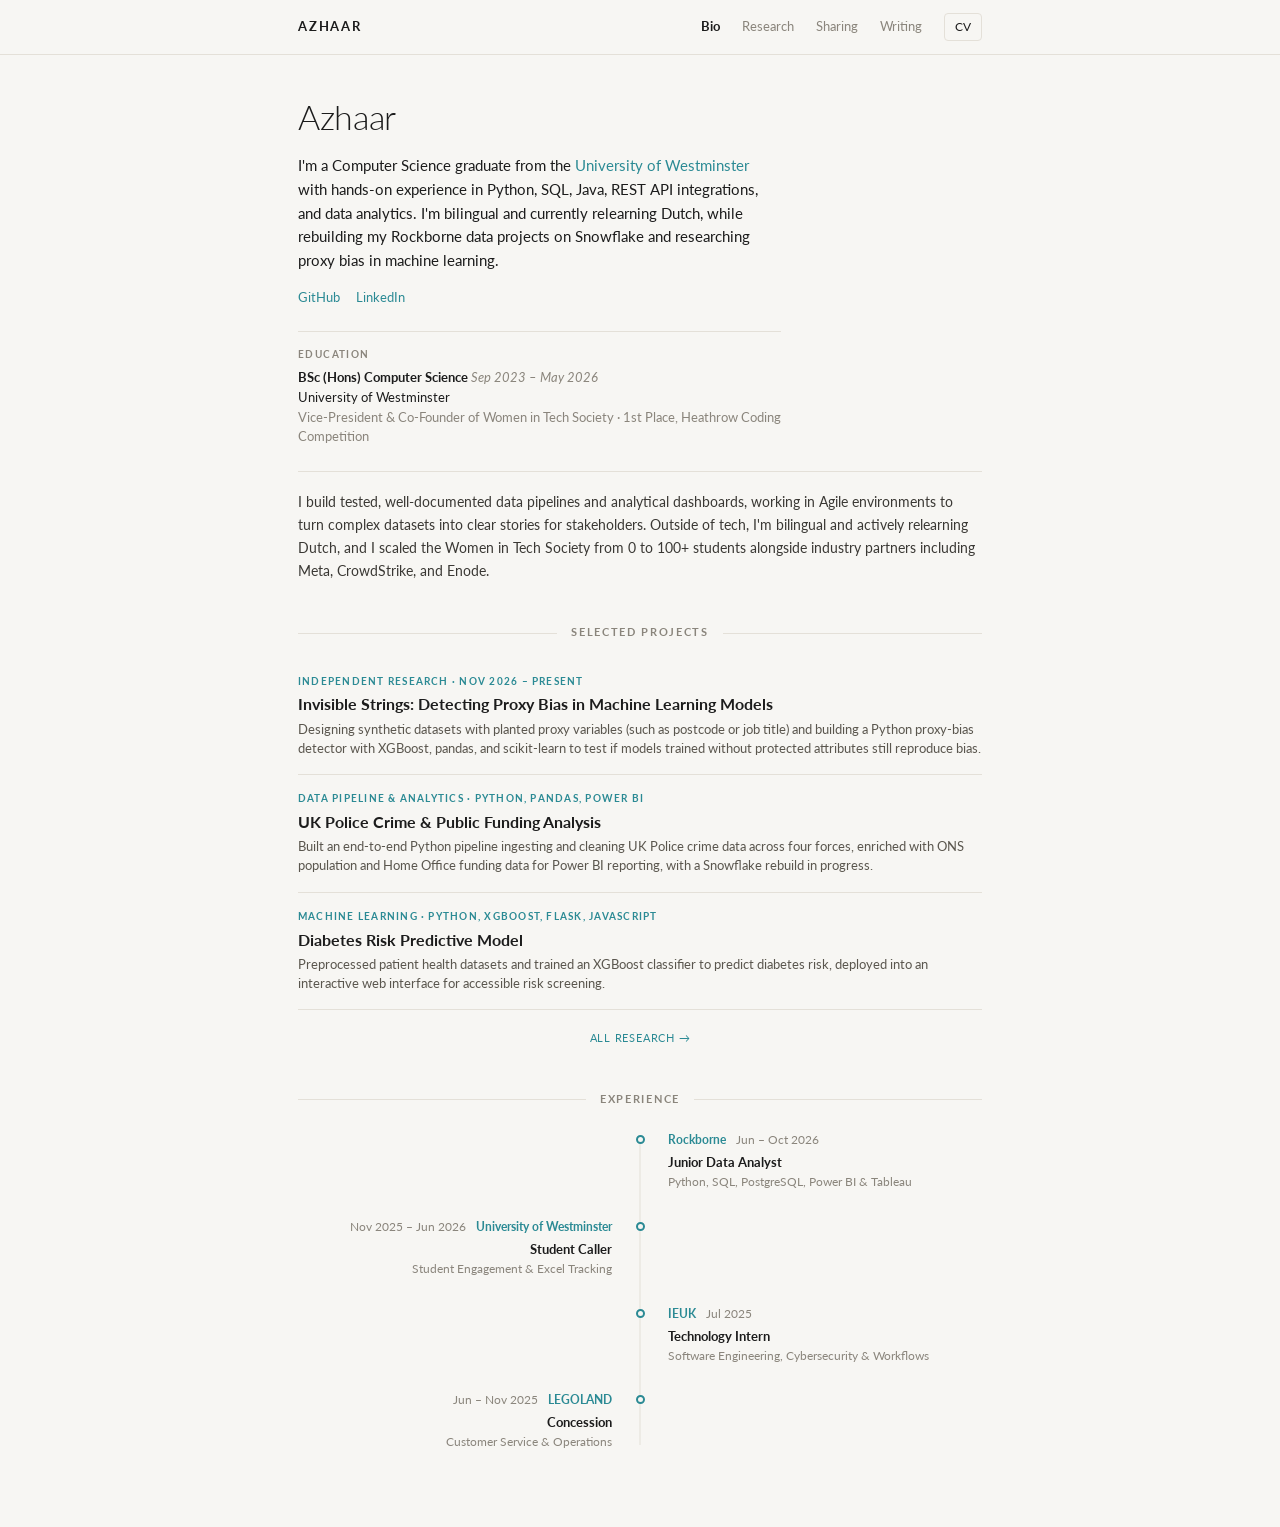
<file: home.html>
<!DOCTYPE html>
<html lang="en">
<head>
  <meta charset="utf-8">
  <meta name="viewport" content="width=device-width, initial-scale=1">
  <title>Azhaar</title>
  <meta name="description" content="Computer Science graduate from the University of Westminster and Data Analyst Trainee in London.">
  <link rel="preconnect" href="https://fonts.googleapis.com">
  <link rel="preconnect" href="https://fonts.gstatic.com" crossorigin>
  <link href="https://fonts.googleapis.com/css2?family=Lato:ital,wght@0,300;0,400;0,700;1,400&display=swap" rel="stylesheet">
  <link rel="stylesheet" href="style.css">
</head>
<body>

  <nav class="nav">
    <div class="wrap navin">
      <a class="logo" href="home.html">AZHAAR</a>
      <div class="links">
        <a href="home.html" class="on">Bio</a>
        <a href="research.html">Research</a>
        <a href="sharing.html">Sharing</a>
        <a href="writing.html">Writing</a>
        <a class="cv" href="cv.pdf">CV</a>
      </div>
      <details class="mmenu">
        <summary aria-label="Menu">&#9776;</summary>
        <div class="mlinks">
          <a href="home.html" class="on">Bio</a>
          <a href="research.html">Research</a>
          <a href="sharing.html">Sharing</a>
          <a href="writing.html">Writing</a>
          <a class="cv" href="cv.pdf">CV</a>
        </div>
      </details>
    </div>
  </nav>

  <main>
    <div class="wrap">
      <section class="hero">
        <div>
          <h1 class="h1">Azhaar</h1>
          <p class="intro">
            I'm a Computer Science graduate from the <a href="https://www.westminster.ac.uk/">University of Westminster</a> with hands-on experience in Python, SQL, Java, REST API integrations, and data analytics. I'm bilingual and currently relearning Dutch, while rebuilding my Rockborne data projects on Snowflake and researching proxy bias in machine learning.
          </p>
          <div class="contacts">
            <a href="https://github.com/Anoor1174">GitHub</a>
            <a href="https://www.linkedin.com/in/azhaar-noor/">LinkedIn</a>
          </div>
          <div class="edu">
            <div class="edulabel">Education</div>
            <div class="edurow">
              <b>BSc (Hons) Computer Science</b> <span><em>Sep 2023 – May 2026</em></span><br>
              University of Westminster<br>
              <span>Vice-President &amp; Co-Founder of Women in Tech Society · 1st Place, Heathrow Coding Competition</span>
            </div>
          </div>
        </div>
        <div class="portrait">
        </div>
      </section>

      <section class="space">
        <p>
          I build tested, well-documented data pipelines and analytical dashboards, working in Agile environments to turn complex datasets into clear stories for stakeholders. Outside of tech, I'm bilingual and actively relearning Dutch, and I scaled the Women in Tech Society from 0 to 100+ students alongside industry partners including Meta, CrowdStrike, and Enode.
        </p>
      </section>

      <div class="shead"><span class="slabel">Selected Projects</span></div>
      <section>
        <div class="item">
          <div class="body">
            <div class="badge">Independent Research · Nov 2026 – Present</div>
            <div class="h">Invisible Strings: Detecting Proxy Bias in Machine Learning Models</div>
            <div class="p">Designing synthetic datasets with planted proxy variables (such as postcode or job title) and building a Python proxy-bias detector with XGBoost, pandas, and scikit-learn to test if models trained without protected attributes still reproduce bias.</div>
          </div>
        </div>
        <div class="item">
          <div class="body">
            <div class="badge">Data Pipeline &amp; Analytics · Python, Pandas, Power BI</div>
            <div class="h">UK Police Crime &amp; Public Funding Analysis</div>
            <div class="p">Built an end-to-end Python pipeline ingesting and cleaning UK Police crime data across four forces, enriched with ONS population and Home Office funding data for Power BI reporting, with a Snowflake rebuild in progress.</div>
          </div>
        </div>
        <div class="item">
          <div class="body">
            <div class="badge">Machine Learning · Python, XGBoost, Flask, JavaScript</div>
            <div class="h">Diabetes Risk Predictive Model</div>
            <div class="p">Preprocessed patient health datasets and trained an XGBoost classifier to predict diabetes risk, deployed into an interactive web interface for accessible risk screening.</div>
          </div>
        </div>
      </section>
      <p class="more-link"><a href="research.html">All research &rarr;</a></p>

      <div class="shead"><span class="slabel">Experience</span></div>
      <div class="tl">
        <div class="tl-item right">
          <div class="tl-node"></div>
          <div class="tl-c">
            <div class="tl-head">
              <span class="tl-inst">Rockborne</span>
              <span class="tl-date">Jun – Oct 2026</span>
            </div>
            <div class="tl-role">
              <b>Junior Data Analyst</b><br>
              <span>Python, SQL, PostgreSQL, Power BI &amp; Tableau</span>
            </div>
          </div>
        </div>

        <div class="tl-item left">
          <div class="tl-node"></div>
          <div class="tl-c">
            <div class="tl-head">
              <span class="tl-date">Nov 2025 – Jun 2026</span>
              <span class="tl-inst">University of Westminster</span>
            </div>
            <div class="tl-role">
              <b>Student Caller</b><br>
              <span>Student Engagement &amp; Excel Tracking</span>
            </div>
          </div>
        </div>

        <div class="tl-item right">
          <div class="tl-node"></div>
          <div class="tl-c">
            <div class="tl-head">
              <span class="tl-inst">IEUK</span>
              <span class="tl-date">Jul 2025</span>
            </div>
            <div class="tl-role">
              <b>Technology Intern</b><br>
              <span>Software Engineering, Cybersecurity &amp; Workflows</span>
            </div>
          </div>
        </div>

        <div class="tl-item left">
          <div class="tl-node"></div>
          <div class="tl-c">
            <div class="tl-head">
              <span class="tl-date">Jun – Nov 2025</span>
              <span class="tl-inst">LEGOLAND</span>
            </div>
            <div class="tl-role">
              <b>Concession</b><br>
              <span>Customer Service &amp; Operations</span>
            </div>
          </div>
        </div>
      </div>
    </div>
  </main>



</body>
</html>
</file>
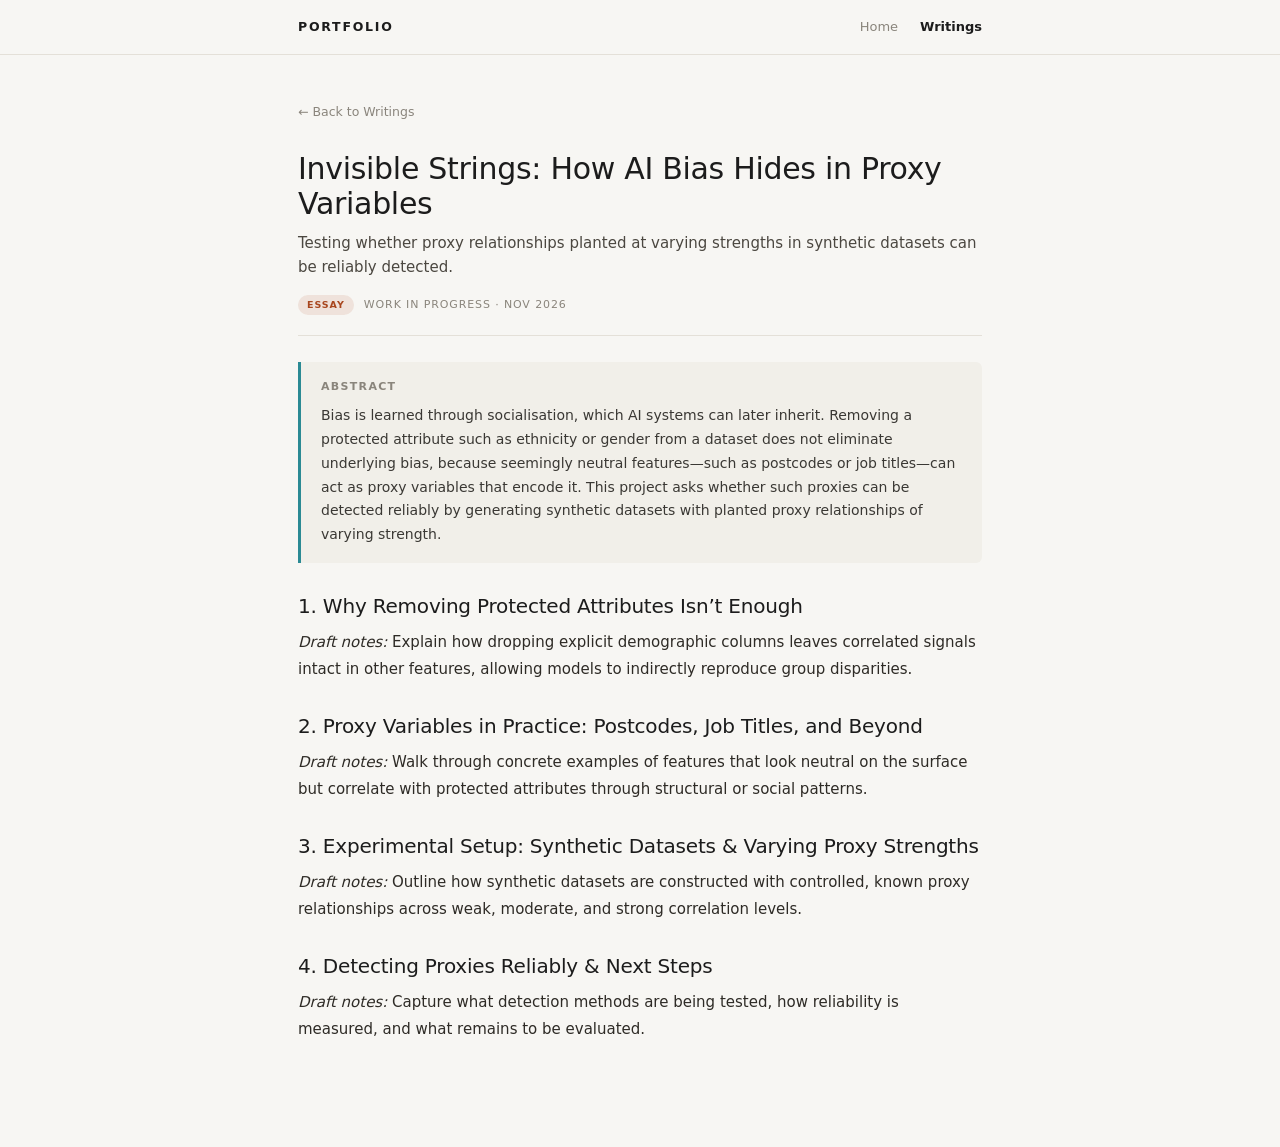
<file: Invisible strings.html>
<!DOCTYPE html>
<html lang="en">
<head>
  <meta charset="UTF-8">
  <meta name="viewport" content="width=device-width, initial-scale=1.0">
  <title>Invisible Strings: How AI Bias Hides in Proxy Variables</title>
  <link rel="stylesheet" href="style.css">
</head>
<body>
  <header class="nav">
    <div class="wrap navin">
      <a class="logo" href="index.html">PORTFOLIO</a>
      <nav class="links" aria-label="Primary">
        <a href="index.html">Home</a>
        <a class="on" href="writings.html">Writings</a>
      </nav>
      <details class="mmenu">
        <summary aria-label="Menu">&#9776;</summary>
        <div class="mlinks">
          <a href="index.html">Home</a>
          <a class="on" href="writings.html">Writings</a>
        </div>
      </details>
    </div>
  </header>

  <main class="wrap">
    <a class="back-link" href="writings.html">&larr; Back to Writings</a>

    <article class="post">
      <h1>Invisible Strings: How AI Bias Hides in Proxy Variables</h1>
      <p class="post-subtitle">
        Testing whether proxy relationships planted at varying strengths in synthetic datasets can be reliably detected.
      </p>

      <div class="meta">
        <span class="wtag essay">Essay</span>
        <span class="date">Work in Progress &middot; Nov 2026</span>
      </div>

      <section class="abstract-box" aria-label="Abstract">
        <h2>Abstract</h2>
        <p>
          Bias is learned through socialisation, which AI systems can later inherit. Removing a protected attribute such as ethnicity or gender from a dataset does not eliminate underlying bias, because seemingly neutral features&mdash;such as postcodes or job titles&mdash;can act as proxy variables that encode it. This project asks whether such proxies can be detected reliably by generating synthetic datasets with planted proxy relationships of varying strength.
        </p>
      </section>

      <div class="essay-body">
        <h2>1. Why Removing Protected Attributes Isn&rsquo;t Enough</h2>
        <p>
          <em>Draft notes:</em> Explain how dropping explicit demographic columns leaves correlated signals intact in other features, allowing models to indirectly reproduce group disparities.
        </p>

        <h2>2. Proxy Variables in Practice: Postcodes, Job Titles, and Beyond</h2>
        <p>
          <em>Draft notes:</em> Walk through concrete examples of features that look neutral on the surface but correlate with protected attributes through structural or social patterns.
        </p>

        <h2>3. Experimental Setup: Synthetic Datasets &amp; Varying Proxy Strengths</h2>
        <p>
          <em>Draft notes:</em> Outline how synthetic datasets are constructed with controlled, known proxy relationships across weak, moderate, and strong correlation levels.
        </p>

        <h2>4. Detecting Proxies Reliably &amp; Next Steps</h2>
        <p>
          <em>Draft notes:</em> Capture what detection methods are being tested, how reliability is measured, and what remains to be evaluated.
        </p>
      </div>
    </article>
  </main>
</body>
</html>
</file>
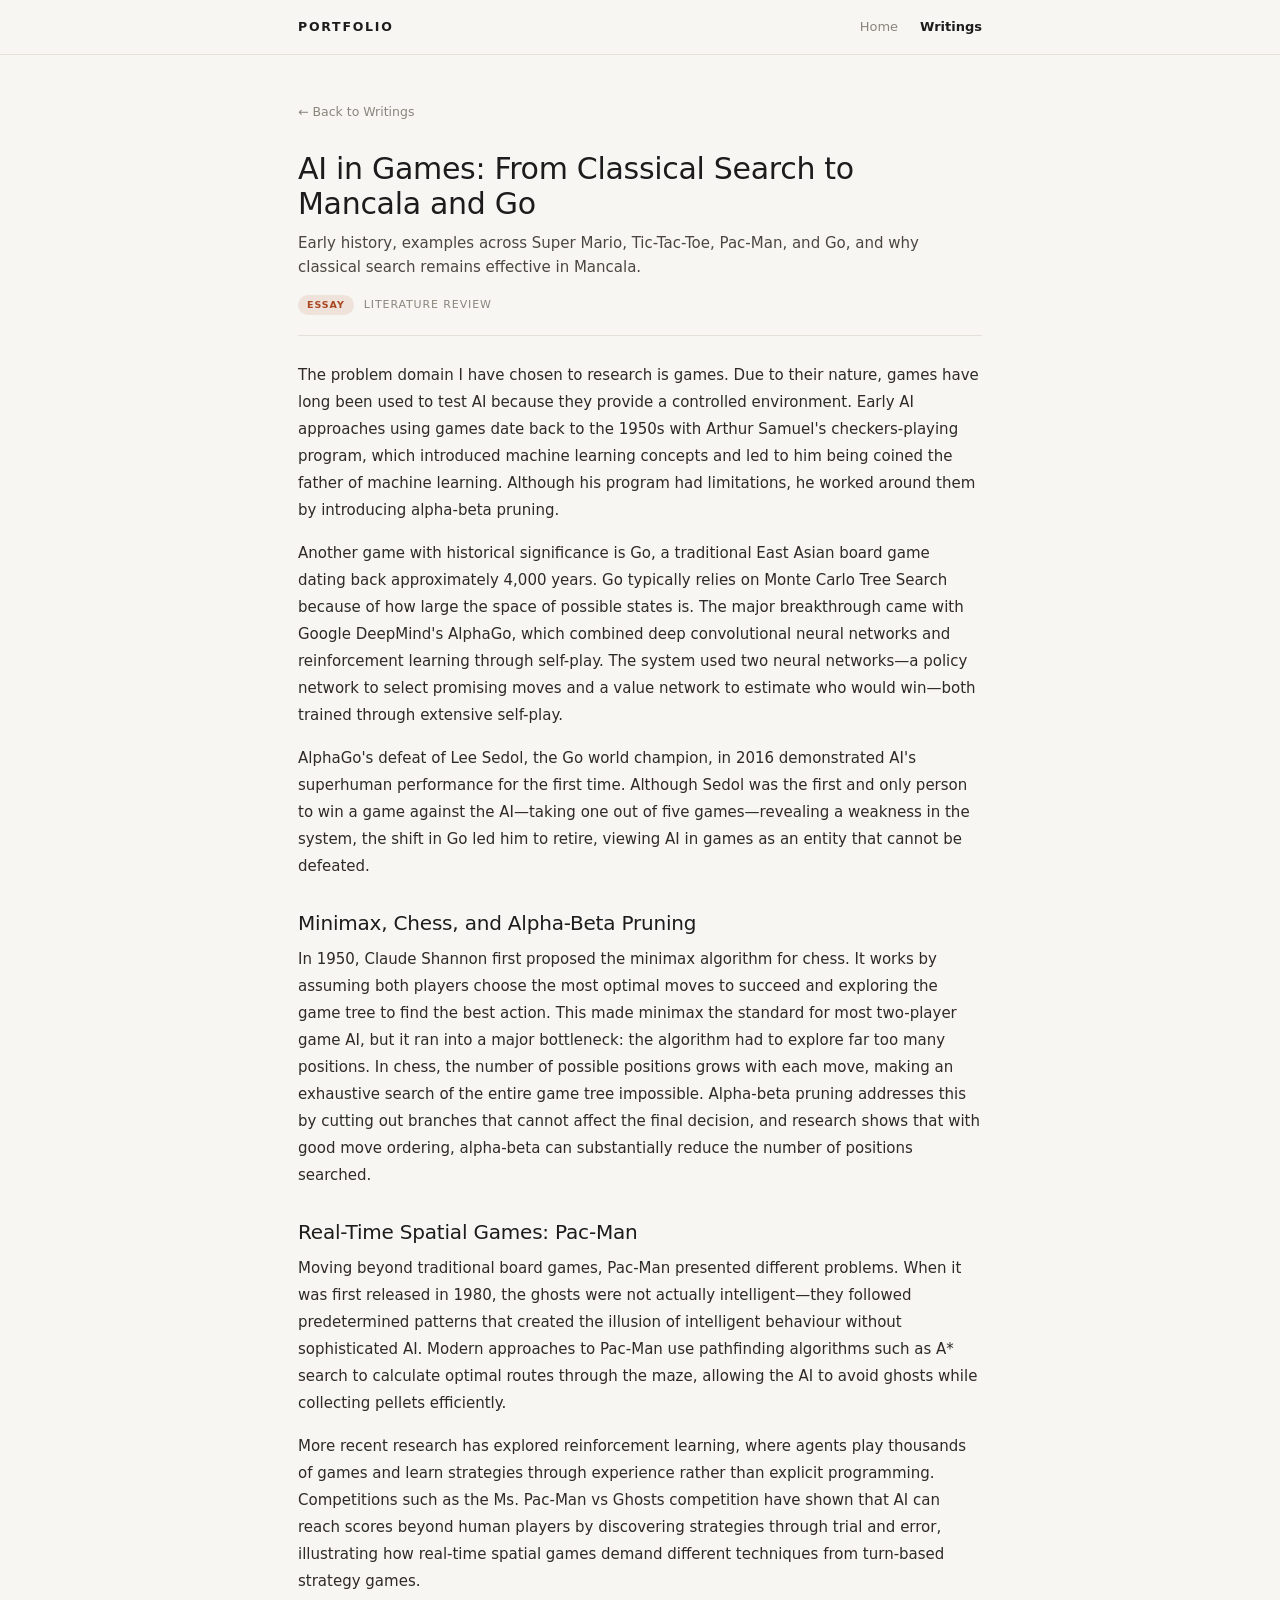
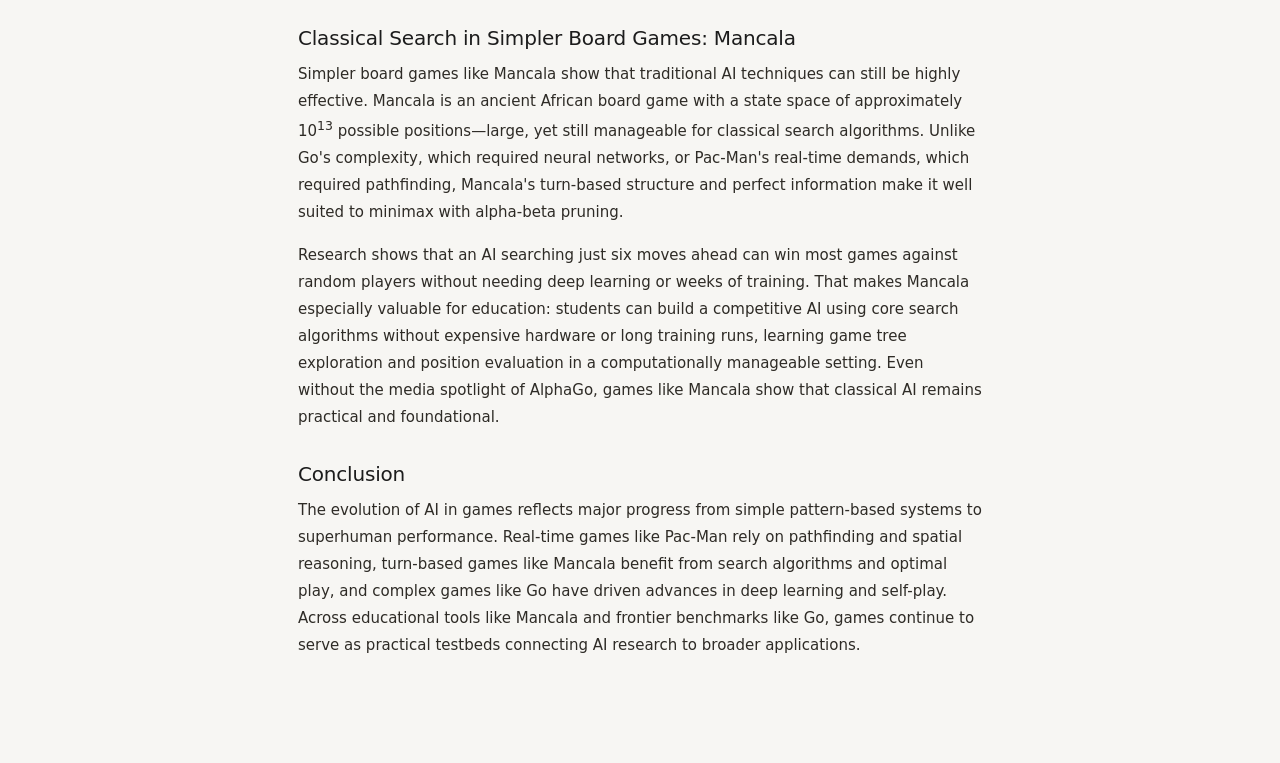
<file: mancala.html>
<!DOCTYPE html>
<html lang="en">
<head>
  <meta charset="UTF-8">
  <meta name="viewport" content="width=device-width, initial-scale=1.0">
  <title>AI in Games: From Classical Search to Mancala and Go</title>
  <link rel="stylesheet" href="style.css">
</head>
<body>
  <header class="nav">
    <div class="wrap navin">
      <a class="logo" href="index.html">PORTFOLIO</a>
      <nav class="links" aria-label="Primary">
        <a href="index.html">Home</a>
        <a class="on" href="writings.html">Writings</a>
      </nav>
      <details class="mmenu">
        <summary aria-label="Menu">&#9776;</summary>
        <div class="mlinks">
          <a href="index.html">Home</a>
          <a class="on" href="writings.html">Writings</a>
        </div>
      </details>
    </div>
  </header>

  <main class="wrap">
    <a class="back-link" href="writings.html">&larr; Back to Writings</a>

    <article class="post">
      <h1>AI in Games: From Classical Search to Mancala and Go</h1>
      <p class="post-subtitle">
        Early history, examples across Super Mario, Tic-Tac-Toe, Pac-Man, and Go, and why classical search remains effective in Mancala.
      </p>

      <div class="meta">
        <span class="wtag essay">Essay</span>
        <span class="date">Literature Review</span>
      </div>

      <div class="essay-body">
        <p>
          The problem domain I have chosen to research is games. Due to their nature, games have long been used to test AI because they provide a controlled environment. Early AI approaches using games date back to the 1950s with Arthur Samuel's checkers-playing program, which introduced machine learning concepts and led to him being coined the father of machine learning. Although his program had limitations, he worked around them by introducing alpha-beta pruning.
        </p>
        <p>
          Another game with historical significance is Go, a traditional East Asian board game dating back approximately 4,000 years. Go typically relies on Monte Carlo Tree Search because of how large the space of possible states is. The major breakthrough came with Google DeepMind's AlphaGo, which combined deep convolutional neural networks and reinforcement learning through self-play. The system used two neural networks&mdash;a policy network to select promising moves and a value network to estimate who would win&mdash;both trained through extensive self-play.
        </p>
        <p>
          AlphaGo's defeat of Lee Sedol, the Go world champion, in 2016 demonstrated AI's superhuman performance for the first time. Although Sedol was the first and only person to win a game against the AI&mdash;taking one out of five games&mdash;revealing a weakness in the system, the shift in Go led him to retire, viewing AI in games as an entity that cannot be defeated.
        </p>

        <h2>Minimax, Chess, and Alpha-Beta Pruning</h2>
        <p>
          In 1950, Claude Shannon first proposed the minimax algorithm for chess. It works by assuming both players choose the most optimal moves to succeed and exploring the game tree to find the best action. This made minimax the standard for most two-player game AI, but it ran into a major bottleneck: the algorithm had to explore far too many positions. In chess, the number of possible positions grows with each move, making an exhaustive search of the entire game tree impossible. Alpha-beta pruning addresses this by cutting out branches that cannot affect the final decision, and research shows that with good move ordering, alpha-beta can substantially reduce the number of positions searched.
        </p>

        <h2>Real-Time Spatial Games: Pac-Man</h2>
        <p>
          Moving beyond traditional board games, Pac-Man presented different problems. When it was first released in 1980, the ghosts were not actually intelligent&mdash;they followed predetermined patterns that created the illusion of intelligent behaviour without sophisticated AI. Modern approaches to Pac-Man use pathfinding algorithms such as A* search to calculate optimal routes through the maze, allowing the AI to avoid ghosts while collecting pellets efficiently.
        </p>
        <p>
          More recent research has explored reinforcement learning, where agents play thousands of games and learn strategies through experience rather than explicit programming. Competitions such as the Ms. Pac-Man vs Ghosts competition have shown that AI can reach scores beyond human players by discovering strategies through trial and error, illustrating how real-time spatial games demand different techniques from turn-based strategy games.
        </p>

        <h2>Classical Search in Simpler Board Games: Mancala</h2>
        <p>
          Simpler board games like Mancala show that traditional AI techniques can still be highly effective. Mancala is an ancient African board game with a state space of approximately 10<sup>13</sup> possible positions&mdash;large, yet still manageable for classical search algorithms. Unlike Go's complexity, which required neural networks, or Pac-Man's real-time demands, which required pathfinding, Mancala's turn-based structure and perfect information make it well suited to minimax with alpha-beta pruning.
        </p>
        <p>
          Research shows that an AI searching just six moves ahead can win most games against random players without needing deep learning or weeks of training. That makes Mancala especially valuable for education: students can build a competitive AI using core search algorithms without expensive hardware or long training runs, learning game tree exploration and position evaluation in a computationally manageable setting. Even without the media spotlight of AlphaGo, games like Mancala show that classical AI remains practical and foundational.
        </p>

        <h2>Conclusion</h2>
        <p>
          The evolution of AI in games reflects major progress from simple pattern-based systems to superhuman performance. Real-time games like Pac-Man rely on pathfinding and spatial reasoning, turn-based games like Mancala benefit from search algorithms and optimal play, and complex games like Go have driven advances in deep learning and self-play. Across educational tools like Mancala and frontier benchmarks like Go, games continue to serve as practical testbeds connecting AI research to broader applications.
        </p>
      </div>
    </article>
  </main>
</body>
</html>
</file>
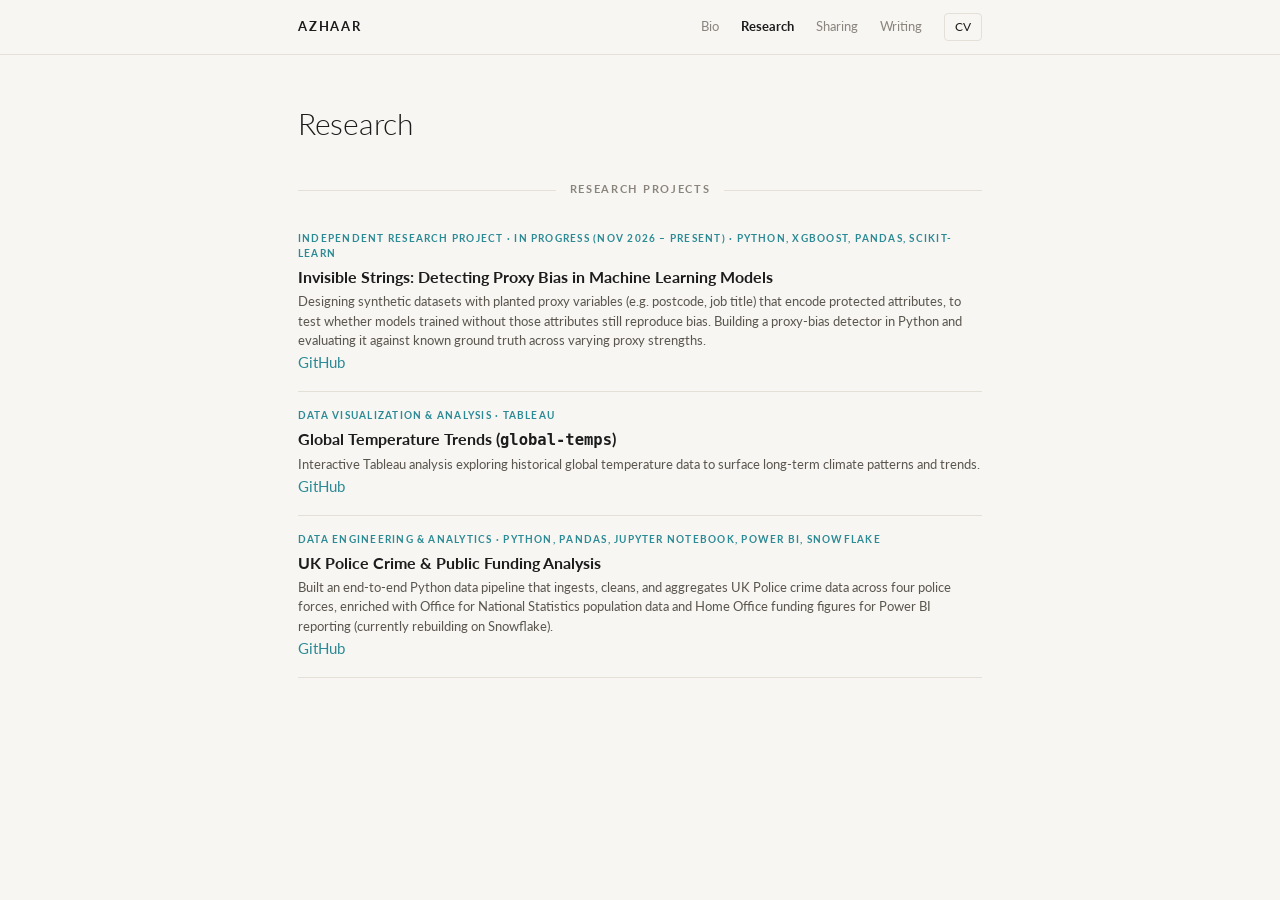
<file: research.html>
<!DOCTYPE html>
<html lang="en">
<head>
  <meta charset="utf-8">
  <meta name="viewport" content="width=device-width, initial-scale=1">
  <title>Research — Azhaar</title>
  <meta name="description" content="Research projects by Azhaar — algorithmic fairness, proxy bias detection, and applied machine learning.">
  <link rel="preconnect" href="https://fonts.googleapis.com">
  <link rel="preconnect" href="https://fonts.gstatic.com" crossorigin>
  <link href="https://fonts.googleapis.com/css2?family=Lato:ital,wght@0,300;0,400;0,700;1,400&display=swap" rel="stylesheet">
  <link rel="stylesheet" href="style.css">
</head>
<body>

  <nav class="nav">
    <div class="wrap navin">
      <a class="logo" href="home.html">AZHAAR</a>
      <div class="links">
        <a href="home.html">Bio</a>
        <a href="research.html" class="on">Research</a>
        <a href="sharing.html">Sharing</a>
        <a href="writing.html">Writing</a>
        <a class="cv" href="cv.pdf">CV</a>
      </div>
      <details class="mmenu">
        <summary aria-label="Menu">&#9776;</summary>
        <div class="mlinks">
          <a href="home.html">Bio</a>
          <a href="research.html" class="on">Research</a>
          <a href="sharing.html">Sharing</a>
          <a href="writing.html">Writing</a>
          <a class="cv" href="cv.pdf">CV</a>
        </div>
      </details>
    </div>
  </nav>

  <main>
    <div class="wrap">
      <h1 class="h1" style="font-size:30px;padding:8px 0 0">Research</h1>

      <div class="shead"><span class="slabel">Research Projects</span></div>
      <section>
        <div class="item">
          <div class="body">
            <div class="badge">Independent Research Project · In Progress (Nov 2026 – Present) · Python, XGBoost, pandas, scikit-learn</div>
            <div class="h">Invisible Strings: Detecting Proxy Bias in Machine Learning Models</div>
            <div class="p">Designing synthetic datasets with planted proxy variables (e.g. postcode, job title) that encode protected attributes, to test whether models trained without those attributes still reproduce bias. Building a proxy-bias detector in Python and evaluating it against known ground truth across varying proxy strengths.</div>
            <div class="item-links"><a href="https://github.com/Anoor1174/Sandbox">GitHub</a></div>
          </div>
        </div>

        <div class="item">
          <div class="body">
            <div class="badge">Data Visualization &amp; Analysis · Tableau</div>
            <div class="h">Global Temperature Trends (<code>global-temps</code>)</div>
            <div class="p">Interactive Tableau analysis exploring historical global temperature data to surface long-term climate patterns and trends.</div>
            <div class="item-links"><a href="https://github.com/Anoor1174/global-temps">GitHub</a></div>
          </div>
        </div>

        <div class="item">
          <div class="body">
            <div class="badge">Data Engineering &amp; Analytics · Python, Pandas, Jupyter Notebook, Power BI, Snowflake</div>
            <div class="h">UK Police Crime &amp; Public Funding Analysis</div>
            <div class="p">Built an end-to-end Python data pipeline that ingests, cleans, and aggregates UK Police crime data across four police forces, enriched with Office for National Statistics population data and Home Office funding figures for Power BI reporting (currently rebuilding on Snowflake).</div>
            <div class="item-links"><a href="https://github.com/Anoor1174/crime-analysis">GitHub</a></div>
          </div>
        </div>
      </section>
    </div>
  </main>


</body>
</html>
</file>
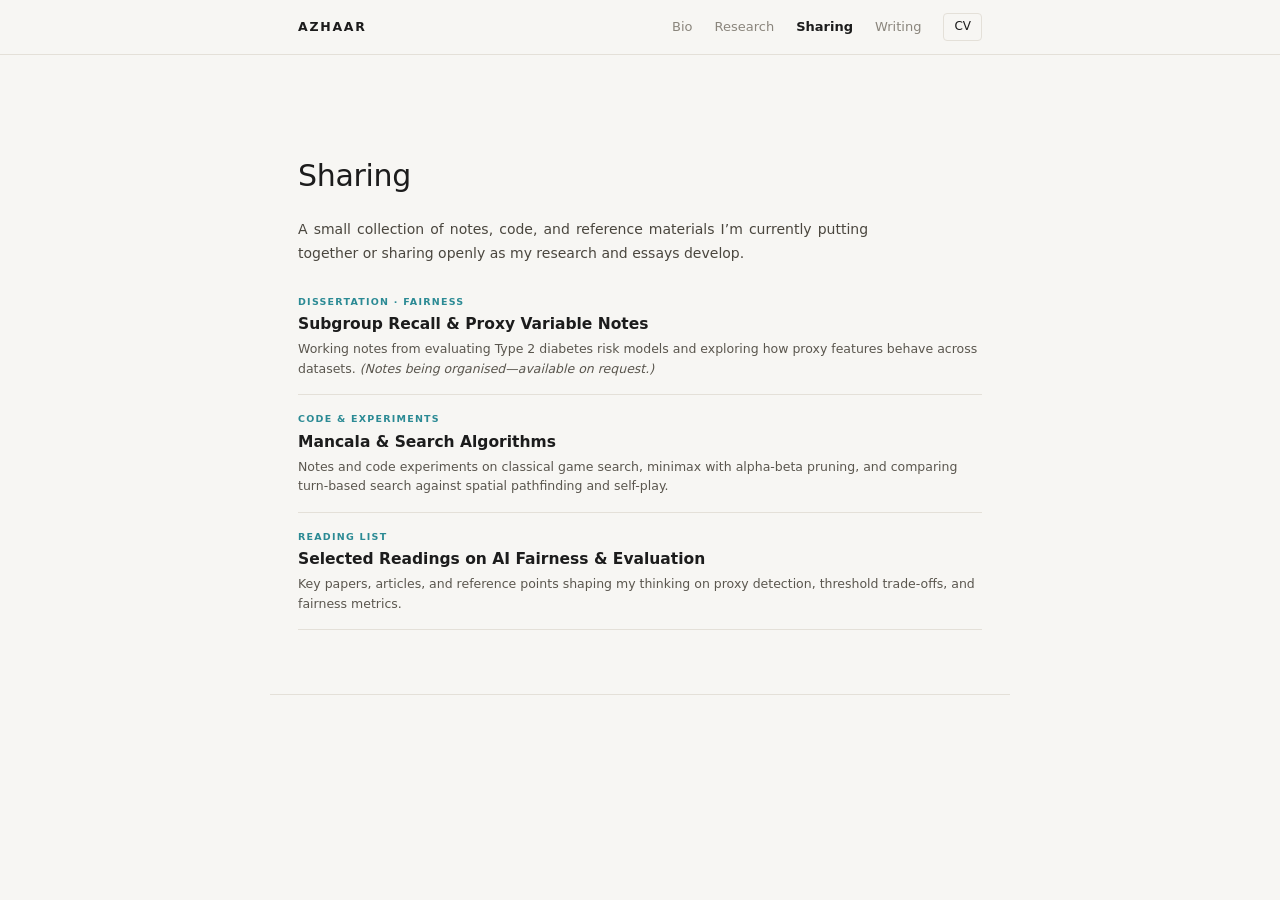
<file: sharing.html>
<!DOCTYPE html>
<html lang="en">
<head>
  <meta charset="utf-8">
  <meta name="viewport" content="width=device-width, initial-scale=1">
  <title>Sharing — Azhaar</title>
  <link rel="stylesheet" href="style.css">
</head>
<body>
  <nav class="nav">
    <div class="wrap navin">
      <a class="logo" href="home.html">AZHAAR</a>
      <div class="links">
        <a href="home.html">Bio</a>
        <a href="research.html">Research</a>
        <a href="sharing.html" class="on">Sharing</a>
        <a href="writing.html">Writing</a>
        <a class="cv" href="cv.pdf">CV</a>
      </div>
      <details class="mmenu">
        <summary aria-label="Menu">&#9776;</summary>
        <div class="mlinks">
          <a href="home.html">Bio</a>
          <a href="research.html">Research</a>
          <a href="sharing.html" class="on">Sharing</a>
          <a href="writing.html">Writing</a>
          <a class="cv" href="cv.pdf">CV</a>
        </div>
      </details>
    </div>
  </nav>

  <main>
    <div class="wrap">
      <h1 style="font-size: 30px; padding: 52px 0 0; margin: 0;">Sharing</h1>
      <p class="writing-intro">
        A small collection of notes, code, and reference materials I&rsquo;m currently putting together or sharing openly as my research and essays develop.
      </p>

      <section class="writing-list">
        <div class="item">
          <div class="badge">Dissertation &middot; Fairness</div>
          <div class="h">Subgroup Recall &amp; Proxy Variable Notes</div>
          <div class="p">
            Working notes from evaluating Type 2 diabetes risk models and exploring how proxy features behave across datasets. <em>(Notes being organised&mdash;available on request.)</em>
          </div>
        </div>

        <div class="item">
          <div class="badge">Code &amp; Experiments</div>
          <div class="h">Mancala &amp; Search Algorithms</div>
          <div class="p">
            Notes and code experiments on classical game search, minimax with alpha-beta pruning, and comparing turn-based search against spatial pathfinding and self-play.
          </div>
        </div>

        <div class="item">
          <div class="badge">Reading List</div>
          <div class="h">Selected Readings on AI Fairness &amp; Evaluation</div>
          <div class="p">
            Key papers, articles, and reference points shaping my thinking on proxy detection, threshold trade-offs, and fairness metrics.
          </div>
        </div>
      </section>
    </div>
  </main>

  <footer class="foot wrap">

    <span></span>
  </footer>
</body>
</html>
</file>
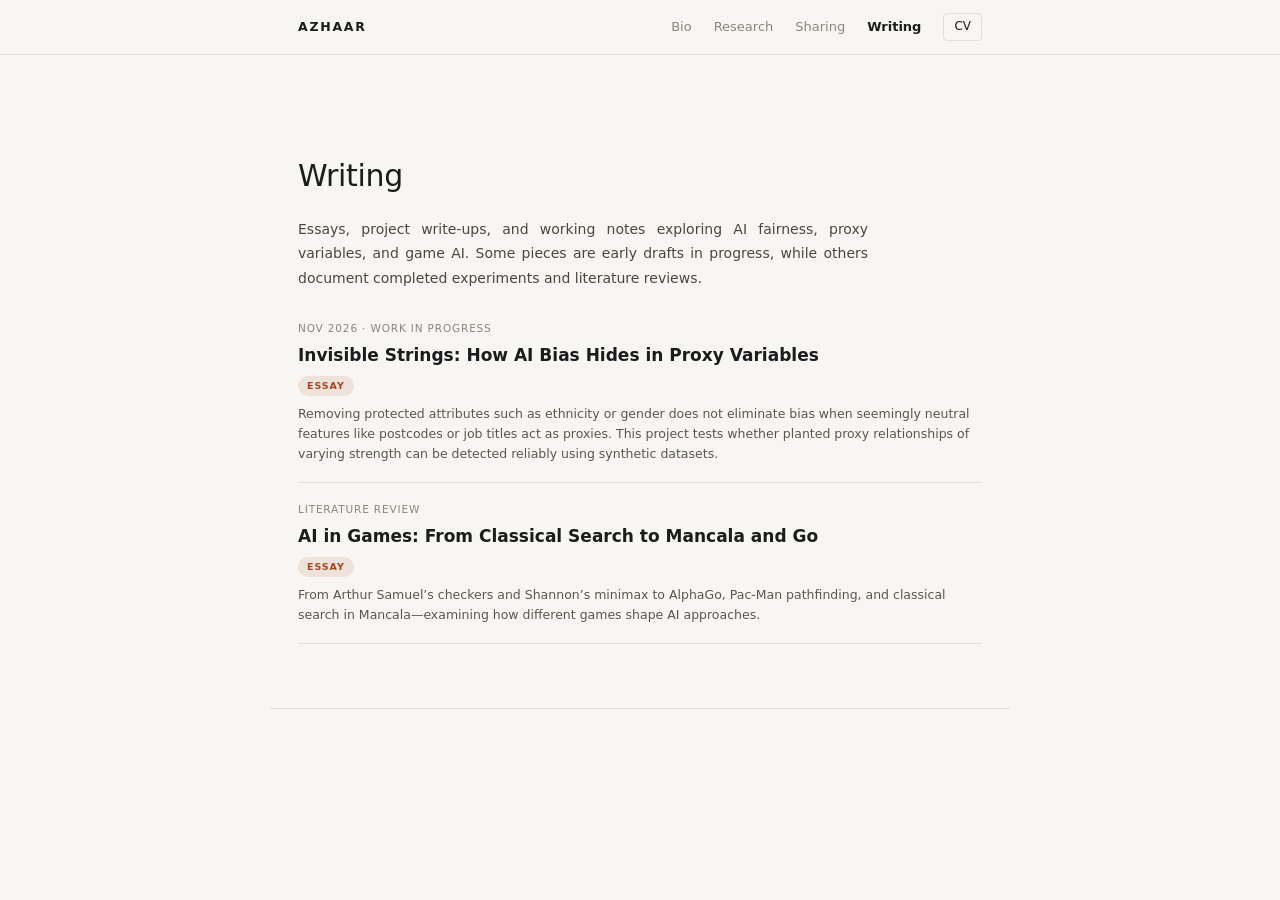
<file: writing.html>
<!DOCTYPE html>
<html lang="en">
<head>
  <meta charset="utf-8">
  <meta name="viewport" content="width=device-width, initial-scale=1">
  <title>Writing — Azhaa</title>
  <link rel="stylesheet" href="style.css">
</head>
<body>
  <nav class="nav">
    <div class="wrap navin">
      <a class="logo" href="home.html">AZHAAR</a>
      <div class="links">
        <a href="home.html">Bio</a>
        <a href="research.html">Research</a>
        <a href="sharing.html">Sharing</a>
        <a href="writing.html" class="on">Writing</a>
        <a class="cv" href="cv.pdf">CV</a>
      </div>
      <details class="mmenu">
        <summary aria-label="Menu">&#9776;</summary>
        <div class="mlinks">
          <a href="home.html">Bio</a>
          <a href="research.html">Research</a>
          <a href="sharing.html">Sharing</a>
          <a href="writing.html" class="on">Writing</a>
          <a class="cv" href="cv.pdf">CV</a>
        </div>
      </details>
    </div>
  </nav>

  <main>
    <div class="wrap">
      <h1 style="font-size: 30px; padding: 52px 0 0; margin: 0;">Writing</h1>
      <p class="writing-intro">
        Essays, project write-ups, and working notes exploring AI fairness, proxy variables, and game AI. Some pieces are early drafts in progress, while others document completed experiments and literature reviews.
      </p>

      <section class="writing-list">
        <a class="post-row" href="invisiblestrings.html">
          <div class="pr-date">Nov 2026 &middot; Work in Progress</div>
          <div class="pr-title">Invisible Strings: How AI Bias Hides in Proxy Variables</div>
          <div class="pr-tag"><span class="wtag essay">Essay</span></div>
          <div class="pr-ex">
            Removing protected attributes such as ethnicity or gender does not eliminate bias when seemingly neutral features like postcodes or job titles act as proxies. This project tests whether planted proxy relationships of varying strength can be detected reliably using synthetic datasets.
          </div>
        </a>

        <a class="post-row" href="mancala.html">
          <div class="pr-date">Literature Review</div>
          <div class="pr-title">AI in Games: From Classical Search to Mancala and Go</div>
          <div class="pr-tag"><span class="wtag essay">Essay</span></div>
          <div class="pr-ex">
            From Arthur Samuel&rsquo;s checkers and Shannon&rsquo;s minimax to AlphaGo, Pac-Man pathfinding, and classical search in Mancala&mdash;examining how different games shape AI approaches.
          </div>
        </a>
      </section>
    </div>
  </main>

  <footer class="foot wrap">
    <span></span>
  </footer>
</body>
</html>
</file>
<file: style.css>
:root {
  --bg: #f7f6f3;
  --ink: #1c1c1c;
  --muted: #8a857c;
  --line: #e4e0d8;
  --accent: #2b8a94;
  --stripe: #f1efe9;
  --col: 740px;
  --font: "Lato", "Segoe UI", system-ui, sans-serif;
}

*,
*::before,
*::after {
  box-sizing: border-box;
}

html {
  scroll-behavior: smooth;
}

body {
  margin: 0;
  background: var(--bg);
  color: var(--ink);
  font-family: var(--font);
  font-size: 15px;
  line-height: 1.65;
  font-weight: 400;
  -webkit-font-smoothing: antialiased;
}

a {
  color: var(--accent);
  text-decoration: none;
}

a:hover {
  text-decoration: underline;
}

h1, h2, h3, .h1 {
  font-weight: 300;
  letter-spacing: -0.01em;
}

.wrap {
  max-width: var(--col);
  margin: 0 auto;
  padding-left: 28px;
  padding-right: 28px;
}

.nav {
  position: sticky;
  top: 0;
  z-index: 10;
  background: var(--bg);
  border-bottom: 1px solid var(--line);
}

.navin {
  height: 54px;
  display: flex;
  align-items: center;
  justify-content: space-between;
}

.logo {
  font-size: 12.5px;
  font-weight: 700;
  letter-spacing: 0.14em;
  color: var(--ink);
}

.logo:hover {
  text-decoration: none;
}

.links {
  display: flex;
  align-items: center;
  gap: 22px;
  font-size: 13px;
}

.links a {
  color: var(--muted);
}

.links a:hover,
.links a.on {
  color: var(--ink);
  text-decoration: none;
}

.links a.on {
  font-weight: 700;
}

.links a.cv,
.mlinks a.cv {
  border: 1px solid var(--line);
  padding: 3px 10px;
  border-radius: 4px;
  color: var(--ink);
  font-size: 12px;
}

.mmenu {
  display: none;
  position: relative;
}

.mmenu summary {
  list-style: none;
  cursor: pointer;
  font-size: 18px;
  color: var(--ink);
  user-select: none;
}

.mmenu summary::-webkit-details-marker {
  display: none;
}

.mlinks {
  position: absolute;
  right: 0;
  top: 34px;
  background: var(--bg);
  border: 1px solid var(--line);
  border-radius: 6px;
  padding: 10px 16px;
  display: flex;
  flex-direction: column;
  gap: 10px;
  min-width: 140px;
  box-shadow: 0 6px 20px rgba(0, 0, 0, 0.06);
}

.mlinks a {
  color: var(--muted);
  font-size: 13px;
}

.mlinks a.on {
  color: var(--ink);
  font-weight: 700;
}

main {
  padding: 44px 0 64px;
}

.hero {
  display: grid;
  grid-template-columns: 1fr 165px;
  gap: 36px;
  align-items: start;
}

.h1 {
  font-size: 34px;
  line-height: 1.08;
  margin: 0 0 18px;
}

.intro {
  margin: 0 0 14px;
  font-size: 14.5px;
  line-height: 1.65;
}

.contacts {
  display: flex;
  flex-wrap: wrap;
  gap: 16px;
  font-size: 13px;
  margin-bottom: 22px;
}

.edu {
  padding-top: 14px;
  border-top: 1px solid var(--line);
  font-size: 13px;
}

.edulabel {
  font-size: 10px;
  letter-spacing: 0.14em;
  text-transform: uppercase;
  color: var(--muted);
  font-weight: 700;
  margin-bottom: 6px;
}

.edurow {
  line-height: 1.5;
}

.edurow span {
  color: var(--muted);
  font-size: 12.5px;
}

.portrait {
  text-align: center;
}

.portrait img {
  width: 100%;
  aspect-ratio: 1 / 1;
  object-fit: cover;
  border-radius: 8px;
  border: 1px solid var(--line);
  display: block;
  background: var(--stripe);
}

.portrait span {
  display: block;
  margin-top: 7px;
  font-size: 11.5px;
  color: var(--muted);
}

.space {
  margin-top: 24px;
  padding-top: 18px;
  border-top: 1px solid var(--line);
  font-size: 14px;
  color: #3a3834;
}

.space p {
  margin: 0;
}

.shead {
  display: flex;
  align-items: center;
  gap: 14px;
  margin: 42px 0 16px;
}

.shead::before,
.shead::after {
  content: "";
  flex: 1;
  height: 1px;
  background: var(--line);
}

.slabel {
  font-size: 10.5px;
  letter-spacing: 0.16em;
  text-transform: uppercase;
  color: var(--muted);
  font-weight: 700;
}

.news {
  display: flex;
  flex-direction: column;
  gap: 12px;
}

.ev {
  display: grid;
  grid-template-columns: 140px 1fr;
  gap: 18px;
  font-size: 13.5px;
  align-items: baseline;
}

.ev .date {
  color: var(--muted);
  font-size: 12.5px;
}

.skills-grid {
  display: flex;
  flex-direction: column;
  gap: 10px;
}

.skill-row {
  display: grid;
  grid-template-columns: 155px 1fr;
  gap: 18px;
  font-size: 13.5px;
  align-items: baseline;
}

.skill-cat {
  font-weight: 700;
  color: var(--ink);
  font-size: 13px;
}

.skill-val {
  color: #4b4740;
}

.cert-list {
  display: flex;
  flex-direction: column;
  gap: 12px;
}

.cert-item {
  padding-bottom: 10px;
  border-bottom: 1px solid var(--line);
}

.cert-item:last-child {
  border-bottom: 0;
  padding-bottom: 0;
}

.cert-title {
  font-size: 13.5px;
  font-weight: 700;
  color: var(--ink);
}

.cert-meta {
  font-size: 12.5px;
  color: var(--muted);
  margin-top: 2px;
}

.item {
  padding: 16px 0;
  border-bottom: 1px solid var(--line);
}

.item.has-image {
  display: flex;
  gap: 20px;
  align-items: flex-start;
}

.thumb {
  flex: 0 0 180px;
}

.thumb img {
  width: 100%;
  aspect-ratio: 16 / 10;
  object-fit: cover;
  border-radius: 6px;
  border: 1px solid var(--line);
  display: block;
  background: #efece6;
}

.body {
  flex: 1;
  min-width: 0;
}

.badge {
  font-size: 9.5px;
  letter-spacing: 0.13em;
  text-transform: uppercase;
  color: var(--accent);
  font-weight: 700;
}

.h {
  font-size: 15.5px;
  font-weight: 700;
  line-height: 1.3;
  margin: 5px 0;
}

.p {
  font-size: 12.5px;
  line-height: 1.55;
  color: #5a564e;
}

.more-link {
  text-align: center;
  margin: 14px 0 0;
}

.more-link a {
  font-size: 11px;
  letter-spacing: 0.07em;
  text-transform: uppercase;
}

.tl {
  position: relative;
  margin: 22px 0 12px;
}

.tl::before {
  content: "";
  position: absolute;
  top: 6px;
  bottom: 6px;
  left: 50%;
  width: 1px;
  background: var(--line);
  transform: translateX(-50%);
}

.tl-item {
  position: relative;
  width: 50%;
  padding-bottom: 26px;
}

.tl-item:last-child {
  padding-bottom: 0;
}

.tl-item.left {
  left: 0;
  padding-right: 28px;
  text-align: right;
}

.tl-item.right {
  left: 50%;
  padding-left: 28px;
  text-align: left;
}

.tl-node {
  position: absolute;
  top: 5px;
  width: 9px;
  height: 9px;
  border-radius: 50%;
  background: var(--bg);
  border: 2px solid var(--accent);
  z-index: 1;
}

.tl-item.left .tl-node {
  right: -4.5px;
}

.tl-item.right .tl-node {
  left: -4.5px;
}

.tl-head {
  display: flex;
  align-items: baseline;
  gap: 10px;
  font-size: 12px;
  margin-bottom: 3px;
}

.tl-item.left .tl-head {
  justify-content: flex-end;
}

.tl-inst {
  font-weight: 700;
  color: var(--accent);
}

.tl-date {
  color: var(--muted);
  font-size: 11.5px;
}

.tl-role {
  font-size: 13px;
  line-height: 1.45;
}

.tl-role span {
  color: var(--muted);
  font-size: 12px;
}


.wtag {
  display: inline-block;
  font-size: 9.5px;
  letter-spacing: 0.1em;
  text-transform: uppercase;
  font-weight: 700;
  padding: 2px 9px;
  border-radius: 20px;
  vertical-align: middle;
}

.wtag.blog {
  background: rgba(43, 138, 148, 0.12);
  color: var(--accent);
}

.wtag.essay {
  background: rgba(176, 82, 46, 0.12);
  color: #a8471f;
}

.writing-intro {
  font-size: 14px;
  line-height: 1.75;
  color: #4a463e;
  max-width: 64ch;
  margin: 16px 0 4px;
  text-align: justify;
}

.writing-list {
  margin-top: 12px;
}

.post-row {
  display: block;
  padding: 18px 0;
  border-bottom: 1px solid var(--line);
  color: var(--ink);
}

.post-row:hover {
  text-decoration: none;
}

.post-row:hover .pr-title {
  color: var(--accent);
}

.pr-date {
  font-size: 10.5px;
  text-transform: uppercase;
  letter-spacing: 0.08em;
  color: var(--muted);
}

.pr-title {
  font-size: 17px;
  font-weight: 700;
  margin: 4px 0;
  transition: color 0.15s ease;
}

.pr-tag {
  margin: 2px 0 6px;
}

.pr-ex {
  font-size: 12.5px;
  line-height: 1.6;
  color: #5a564e;
}

.back-link {
  display: inline-block;
  font-size: 12.5px;
  color: var(--muted);
  margin-bottom: 16px;
}

.back-link:hover {
  color: var(--ink);
  text-decoration: none;
}

.post {
  padding: 12px 0 24px;
}

.post h1 {
  font-size: 30px;
  line-height: 1.18;
  margin: 0 0 10px;
}

.post-subtitle {
  margin: 0 0 16px;
  font-size: 15px;
  line-height: 1.6;
  color: #4b4740;
}

.meta {
  display: flex;
  align-items: center;
  flex-wrap: wrap;
  gap: 10px;
  padding-bottom: 20px;
  margin-bottom: 26px;
  border-bottom: 1px solid var(--line);
}

.meta .date {
  font-size: 11px;
  text-transform: uppercase;
  letter-spacing: 0.08em;
  color: var(--muted);
}

.abstract-box {
  background: var(--stripe);
  border-left: 3px solid var(--accent);
  border-radius: 0 6px 6px 0;
  padding: 16px 20px;
  margin-bottom: 28px;
}

.abstract-box h2 {
  font-size: 11px;
  font-weight: 700;
  text-transform: uppercase;
  letter-spacing: 0.12em;
  color: var(--muted);
  margin: 0 0 8px;
}

.abstract-box p {
  margin: 0;
  font-size: 14px;
  line-height: 1.7;
  color: #3a3834;
}

.essay-body {
  font-size: 15px;
  line-height: 1.8;
  color: #2e2b26;
}

.essay-body h2 {
  font-size: 20px;
  line-height: 1.3;
  margin: 30px 0 10px;
  color: var(--ink);
}

.essay-body p {
  margin: 0 0 16px;
}

.essay-body blockquote {
  margin: 22px 0;
  padding: 4px 0 4px 18px;
  border-left: 2px solid var(--line);
  color: #4b4740;
  font-style: italic;
}

.essay-body img {
  max-width: 100%;
  height: auto;
  border-radius: 6px;
  border: 1px solid var(--line);
  margin: 12px 0 20px;
  display: block;
}

.foot {
  border-top: 1px solid var(--line);
  padding-top: 20px;
  padding-bottom: 36px;
  display: flex;
  justify-content: space-between;
  font-size: 12px;
  color: var(--muted);
}

@media (max-width: 720px) {
  .wrap {
    padding-left: 22px;
    padding-right: 22px;
  }

  .links {
    display: none;
  }

  .mmenu {
    display: block;
  }

  .hero {
    grid-template-columns: 1fr;
    gap: 24px;
  }

  .portrait {
    max-width: 170px;
  }

  .ev,
  .skill-row {
    grid-template-columns: 1fr;
    gap: 3px;
  }

  .item.has-image {
    flex-direction: column;
    gap: 12px;
  }

  .thumb {
    flex: none;
    width: 100%;
  }

  .thumb img {
    aspect-ratio: 16 / 9;
  }

  .tl::before {
    left: 5px;
    transform: none;
  }

  .tl-item,
  .tl-item.left,
  .tl-item.right {
    width: 100%;
    left: 0;
    padding-left: 26px;
    padding-right: 4px;
    text-align: left;
  }

  .tl-item.left .tl-node,
  .tl-item.right .tl-node {
    left: 1px;
    right: auto;
  }

  .tl-item.left .tl-head {
    justify-content: flex-start;
  }

  .tl-item.left .tl-inst {
    order: -1;
  }

  .post h1 {
    font-size: 25px;
  }

  .foot {
    flex-direction: column;
    gap: 4px;
  }
}
</file>
